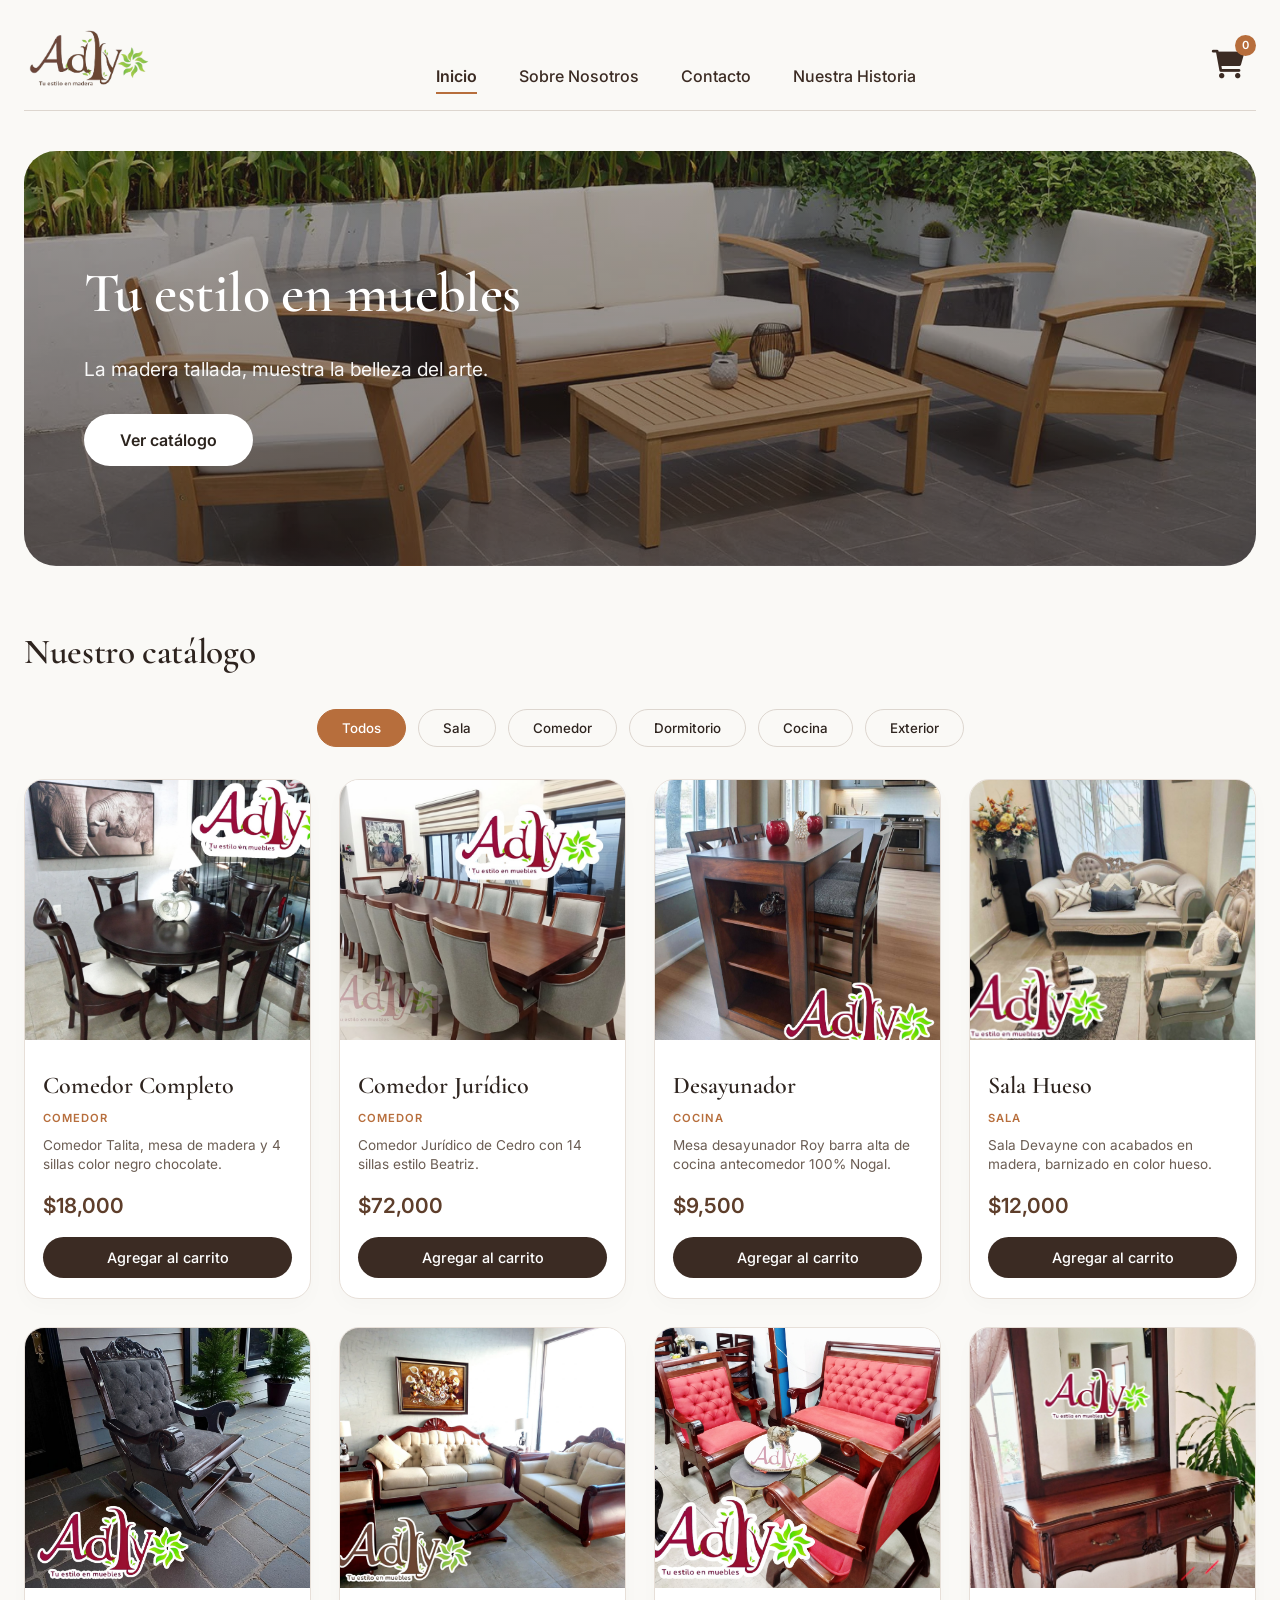
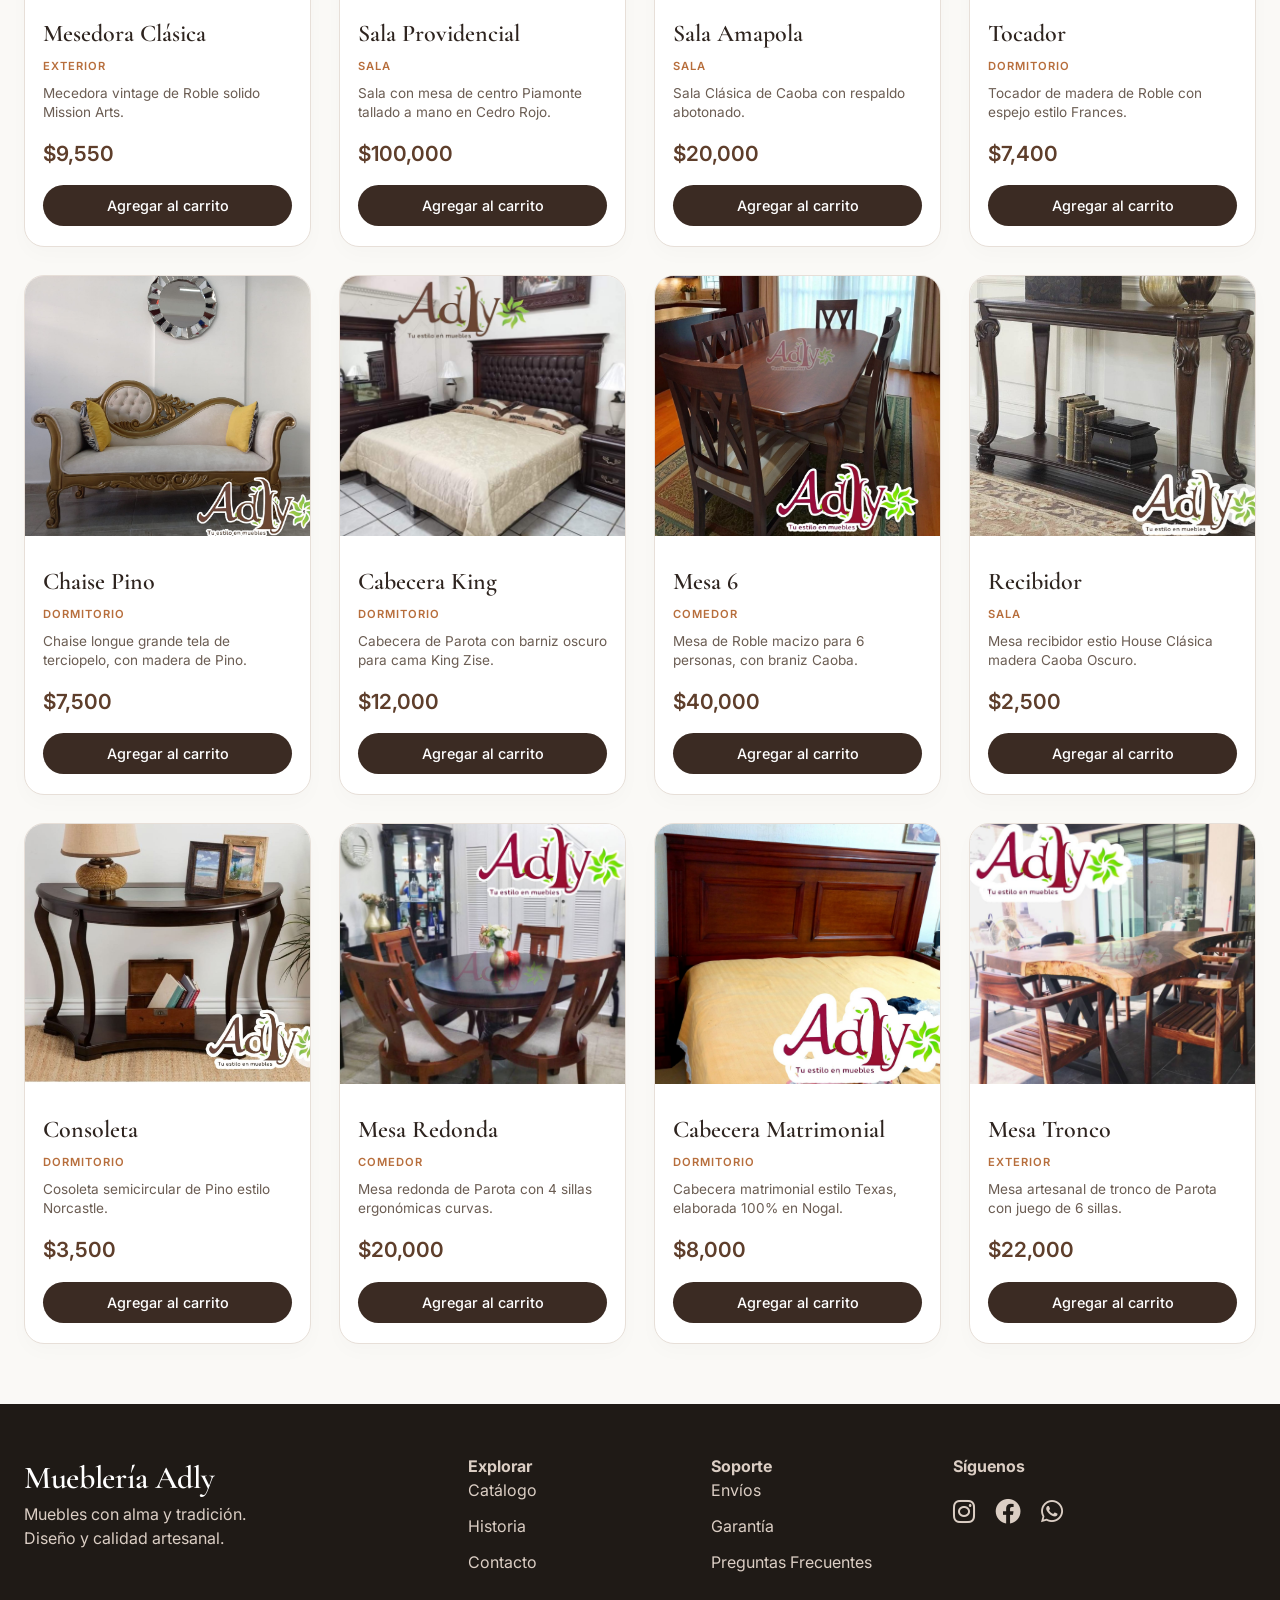
<file: index.html>
<!DOCTYPE html>
<html lang="es">
<head>
    <meta charset="UTF-8">
    <meta name="viewport" content="width=device-width, initial-scale=1.0, user-scalable=yes">
    <meta http-equiv="Cache-Control" content="no-cache, no-store, must-revalidate">
    <meta http-equiv="Pragma" content="no-cache">
    <meta http-equiv="Expires" content="0">
    <title>Mueblería Adly</title>
    <link rel="icon" type="image/x-icon" href="images/icono.ico">
    <link rel="preconnect" href="https://fonts.googleapis.com">
    <link rel="preconnect" href="https://fonts.gstatic.com" crossorigin>
    <link href="https://fonts.googleapis.com/css2?family=Cormorant+Garamond:wght@400;600;700&family=Inter:wght@300;400;500;600&display=swap" rel="stylesheet">
    <link rel="stylesheet" href="https://cdnjs.cloudflare.com/ajax/libs/font-awesome/6.0.0-beta3/css/all.min.css">
    <link rel="stylesheet" href="main/style.css">
</head>
<body>

<div class="container">
    <!-- Navegación -->
    <nav class="navbar">
        <div class="logo">
            <a href="index.html" class="logo-link">
                <img src="images/logo.png" alt="Logo Mueblería Adly" class="logo-img">
            </a>
        </div>
        <div class="nav-links">
            <a href="index.html" class="active" data-section="inicio">Inicio</a>
            <a href="about/about.html" data-section="nosotros">Sobre Nosotros</a>
            <a href="contact/contacto.html" data-section="contacto">Contacto</a>
            <a href="history/historia.html" data-section="contacto">Nuestra Historia</a>
        </div>
        <div class="cart-icon-wrapper" id="abrir-carrito-btn">
            <i class="fas fa-shopping-cart"></i>
            <span id="cart-count-badge">0</span>
        </div>
    </nav>

    <!-- HERO / INICIO -->
    <section id="inicio" class="hero">
        <h2>Tu estilo en muebles</h2>
        <p>La madera tallada, muestra la belleza del arte.</p>
        <a href="#catalogo" class="btn-primary">Ver catálogo</a>
    </section>

    <!-- Catálogo -->
    <div class="catalogo-titulo">
        <h2 id="catalogo">Nuestro catálogo</h2>
    </div>

    <!-- Filtros de categoría -->
    <div class="filtros-container">
        <button class="filtro-btn active" data-categoria="todos">Todos</button>
        <button class="filtro-btn" data-categoria="sala">Sala</button>
        <button class="filtro-btn" data-categoria="comedor">Comedor</button>
        <button class="filtro-btn" data-categoria="dormitorio">Dormitorio</button>
        <button class="filtro-btn" data-categoria="cocina">Cocina</button>
        <button class="filtro-btn" data-categoria="exterior">Exterior</button>
    </div>

    <div class="productos-grid" id="productos-container"></div>
</div>

<!-- FOOTER -->
<footer>
    <div class="container">
        <div class="footer-grid">
            <div class="footer-logo">
                <h3>Mueblería Adly</h3>
                <p>Muebles con alma y tradición.<br>Diseño y calidad artesanal.</p>
            </div>
            <div class="footer-links">
                <h4>Explorar</h4>
                <a href="#catalogo">Catálogo</a>
                <a href="history/historia.html">Historia</a>
                <a href="contact/contacto.html">Contacto</a>
            </div>
            <div class="footer-links">
                <h4>Soporte</h4>
                <a href="../Client-Server/pdf/POLÍTICAS Y CONDICIONES DE ENVÍO.pdf">Envíos</a>
                <a href="../Client-Server/pdf/POLÍTICAS Y CONDICIONES DE GARANTÍAS.pdf">Garantía</a>
                <a href="../Client-Server/pdf/PREGUNTAS FRECUENTES.pdf">Preguntas Frecuentes</a>
            </div>
            <div class="footer-social">
                <h4>Síguenos</h4>
                <div class="social-icons">
                    <a href="https://www.instagram.com/mueblesadly?fbclid=IwY2xjawRN7p5leHRuA2FlbQIxMABicmlkETFpaDJUMTNYaFBZWlR4MU80c3J0YwZhcHBfaWQQMjIyMDM5MTc4ODIwMDg5MgABHj2-u_RUiz_5zE3PR931PGprRKSJhmm73Ctok3M6xkZ6ioRKqZBsKnYxOo9P_aem_ywFctSz3nhtVYXzoeAp8Xw"><i class="fab fa-instagram"></i></a>
                    <a href="https://www.facebook.com/profile.php?id=100063499033078&locale=es_LA"><i class="fab fa-facebook"></i></a>
                    <a href="https://wa.me/5219381975137" rel="noopener noreferrer"><i class="fab fa-whatsapp"></i></a>
                </div>
                <br>
            </div>
        </div>
    </div>
</footer>

<!-- CARRITO (OVERLAY) -->
<div class="carrito-overlay" id="carritoOverlay">
    <div class="carrito-panel" id="carritoPanel">
        <div class="carrito-header">
            <h2>Tu carrito</h2>
            <button class="cerrar-carrito" id="cerrarCarritoBtn"><i class="fas fa-times"></i></button>
        </div>

        <div id="carrito-lista-items" class="carrito-items"></div>

        <div class="carrito-total" id="carrito-total">$0</div>

        <!-- Formulario de envío -->
        <div class="form-envio">
            <h3>Datos de envío</h3>
            <form id="form-envio-cliente">
                <div class="form-group">
                    <label>Nombre completo *</label>
                    <input type="text" name="Nombre" id="nombreCliente" required placeholder="Ej. María González">
                </div>
                <div class="form-group">
                    <label>Teléfono *</label>
                    <input type="tel" name="Telefono" id="telefonoCliente" required placeholder="+54 11 1234-5678">
                </div>
                <div class="form-group">
                    <label>Correo electrónico *</label>
                    <input type="email" name="Correo" id="correoCliente" required placeholder="cliente@email.com">
                </div>
                <div class="form-group">
                    <label>Dirección completa *</label>
                    <input type="text" name="Direccion" id="direccionCliente" required placeholder="Calle, número, ciudad">
                </div>
            </form>
            <div class="carrito-botones">
                <button class="vaciar-carrito-btn" id="vaciarCarritoBtn"><i class="fas fa-trash-alt"></i> Vaciar</button>
                <button class="btn-finalizar" id="finalizarPedidoBtn">Enviar pedido</button>
            </div>
            <div id="mensaje-envio" class="mensaje-estado"></div>
            <p class="seguridad-texto"><i class="fas fa-lock"></i> Tus datos se envían de forma segura.</p>
        </div>
    </div>
</div>

<!-- JavaScript -->
<script src="main/script.js"></script>
</body>
</html>
</file>
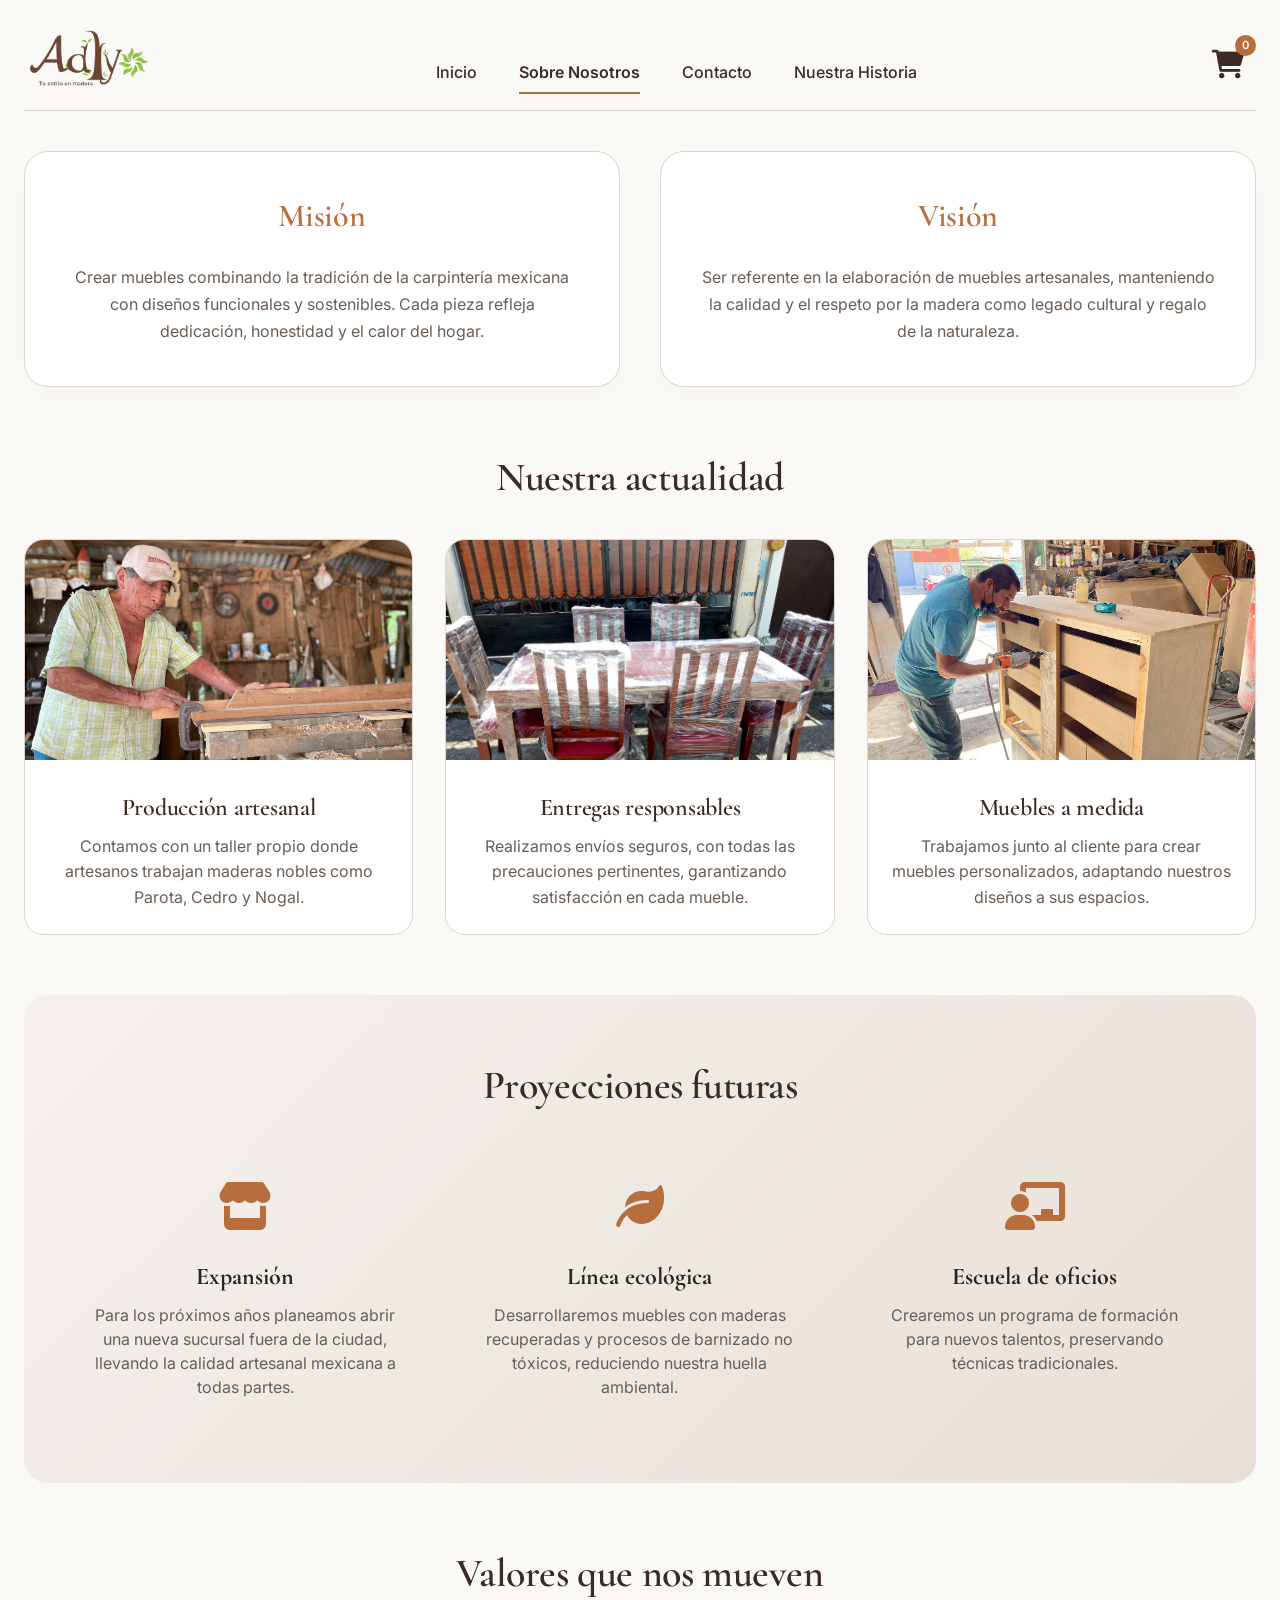
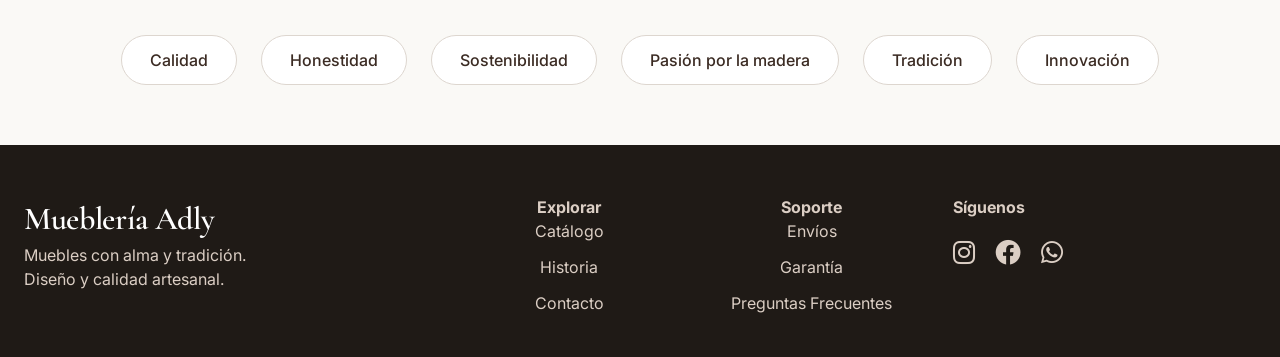
<file: about/about.html>
<!DOCTYPE html>
<html lang="es">
<head>
    <meta charset="UTF-8">
    <meta name="viewport" content="width=device-width, initial-scale=1.0, user-scalable=yes">
    <meta http-equiv="Cache-Control" content="no-cache, no-store, must-revalidate">
    <meta http-equiv="Pragma" content="no-cache">
    <meta http-equiv="Expires" content="0">
    <title>Mueblería Adly</title>
    <link rel="icon" type="image/x-icon" href="../images/icono.ico">
    <link rel="preconnect" href="https://fonts.googleapis.com">
    <link rel="preconnect" href="https://fonts.gstatic.com" crossorigin>
    <link href="https://fonts.googleapis.com/css2?family=Cormorant+Garamond:wght@400;600;700&family=Inter:wght@300;400;500;600&display=swap" rel="stylesheet">
    <link rel="stylesheet" href="https://cdnjs.cloudflare.com/ajax/libs/font-awesome/6.0.0-beta3/css/all.min.css">
    <link rel="stylesheet" href="../about/about.css">
</head>
<body>

<div class="container">
    <!-- Navegación -->
    <nav class="navbar">
        <div class="logo">
            <a href="../index.html" class="logo-link">
                <img src="../images/logo.png" alt="Logo Mueblería Adly" class="logo-img">
            </a>
        </div>
        <div class="nav-links">
            <a href="../index.html">Inicio</a>
            <a href="../about/about.html" class="active">Sobre Nosotros</a>
            <a href="../contact/contacto.html">Contacto</a>
            <a href="../history/historia.html">Nuestra Historia</a>
        </div>
        <div class="cart-icon-wrapper" id="abrir-carrito-btn">
            <i class="fas fa-shopping-cart"></i>
            <span id="cart-count-badge">0</span>
        </div>
    </nav>
    
    <!-- Misión y Visión -->
    <div class="mission-vision">
        <div class="mv-card">
            <h3>Misión</h3>
            <p>Crear muebles combinando la tradición de la carpintería mexicana con diseños funcionales y sostenibles. Cada pieza refleja dedicación, honestidad y el calor del hogar.</p>
        </div>
        <div class="mv-card">
            <h3>Visión</h3>
            <p>Ser referente en la elaboración de muebles artesanales, manteniendo la calidad y el respeto por la madera como legado cultural y regalo de la naturaleza.</p>
        </div>
    </div>

    <!-- Lo que hacemos hoy - Actualidad -->
    <div class="present-section">
        <h2>Nuestra actualidad</h2>
        <div class="services-grid">
            <div class="service-card">
                <img class="service-img" src="../images/about_1.jpg" alt="Taller artesanal" onerror="this.src='https://placehold.co/400x300/DDD/8B5A2B?text=Taller+Adly'">
                <div class="service-info">
                    <h3>Producción artesanal</h3>
                    <p>Contamos con un taller propio donde artesanos trabajan maderas nobles como Parota, Cedro y Nogal.</p>
                </div>
            </div>
            <div class="service-card">
                <img class="service-img" src="../images/about_2.jpg" alt="Entrega local" onerror="this.src='https://placehold.co/400x300/DDD/8B5A2B?text=Entregas+a+domicilio'">
                <div class="service-info">
                    <h3>Entregas responsables</h3>
                    <p>Realizamos envíos seguros, con todas las precauciones pertinentes, garantizando satisfacción en cada mueble.</p>
                </div>
            </div>
            <div class="service-card">
                <img class="service-img" src="../images/about_3.webp" alt="Diseño a medida" onerror="this.src='https://placehold.co/400x300/DDD/8B5A2B?text=Diseño+a+medida'">
                <div class="service-info">
                    <h3>Muebles a medida</h3>
                    <p>Trabajamos junto al cliente para crear muebles personalizados, adaptando nuestros diseños a sus espacios.</p>
                </div>
            </div>
        </div>
    </div>

    <!-- Proyecciones a futuro -->
    <div class="future-section">
        <h2>Proyecciones futuras</h2>
        <div class="future-grid">
            <div class="future-item">
                <div class="future-icon"><i class="fas fa-store"></i></div>
                <h4>Expansión</h4>
                <p>Para los próximos años planeamos abrir una nueva sucursal fuera de la ciudad, llevando la calidad artesanal mexicana a todas partes.</p>
            </div>
            <div class="future-item">
                <div class="future-icon"><i class="fas fa-leaf"></i></div>
                <h4>Línea ecológica</h4>
                <p>Desarrollaremos muebles con maderas recuperadas y procesos de barnizado no tóxicos, reduciendo nuestra huella ambiental.</p>
            </div>
            <div class="future-item">
                <div class="future-icon"><i class="fas fa-chalkboard-user"></i></div>
                <h4>Escuela de oficios</h4>
                <p>Crearemos un programa de formación para nuevos talentos, preservando técnicas tradicionales.</p>
            </div>
        </div>
    </div>

    <!-- Valores -->
    <div class="values-section">
        <h2>Valores que nos mueven</h2>
        <div class="values-list">
            <span class="value-badge">Calidad</span>
            <span class="value-badge">Honestidad</span>
            <span class="value-badge">Sostenibilidad</span>
            <span class="value-badge">Pasión por la madera</span>
            <span class="value-badge">Tradición</span>
            <span class="value-badge">Innovación</span>
        </div>
    </div>
</div>

<!-- FOOTER -->
<footer>
    <div class="container">
        <div class="footer-grid">
            <div class="footer-logo">
                <h3>Mueblería Adly</h3>
                <p>Muebles con alma y tradición.<br>Diseño y calidad artesanal.</p>
            </div>
            <div class="footer-links">
                <h4>Explorar</h4>
                <a href="../index.html#catalogo">Catálogo</a>
                <a href="../history/historia.html">Historia</a>
                <a href="../contact/contacto.html">Contacto</a>
            </div>
            <div class="footer-links">
                <h4>Soporte</h4>
                <a href="../pdf/POLÍTICAS Y CONDICIONES DE ENVÍO.pdf">Envíos</a>
                <a href="../pdf/POLÍTICAS Y CONDICIONES DE GARANTÍAS.pdf">Garantía</a>
                <a href="../pdf/PREGUNTAS FRECUENTES.pdf">Preguntas Frecuentes</a>
            </div>
            <div class="footer-social">
                <h4>Síguenos</h4>
                <div class="social-icons">
                    <a href="https://www.instagram.com/mueblesadly"><i class="fab fa-instagram"></i></a>
                    <a href="https://www.facebook.com/profile.php?id=100063499033078"><i class="fab fa-facebook"></i></a>
                    <a href="https://wa.me/5219381975137"><i class="fab fa-whatsapp"></i></a>
                </div>
                <br>
            </div>
        </div>
    </div>
</footer>

<!-- CARRITO (OVERLAY) -->
<div class="carrito-overlay" id="carritoOverlay">
    <div class="carrito-panel" id="carritoPanel">
        <div class="carrito-header">
            <h2>Tu carrito</h2>
            <button class="cerrar-carrito" id="cerrarCarritoBtn"><i class="fas fa-times"></i></button>
        </div>
        <div id="carrito-lista-items" class="carrito-items"></div>
        <div class="carrito-total" id="carrito-total">$0</div>
        <div class="form-envio">
            <h3>Datos de envío</h3>
            <form id="form-envio-cliente">
                <div class="form-group">
                    <label>Nombre completo *</label>
                    <input type="text" id="nombreCliente" required placeholder="Ej. María González">
                </div>
                <div class="form-group">
                    <label>Teléfono *</label>
                    <input type="tel" id="telefonoCliente" required placeholder="+52 55 1234 5678">
                </div>
                <div class="form-group">
                    <label>Correo electrónico *</label>
                    <input type="email" id="correoCliente" required placeholder="cliente@email.com">
                </div>
                <div class="form-group">
                    <label>Dirección completa *</label>
                    <input type="text" id="direccionCliente" required placeholder="Calle, número, ciudad">
                </div>
            </form>
            <div class="carrito-botones">
                <button class="vaciar-carrito-btn" id="vaciarCarritoBtn"><i class="fas fa-trash-alt"></i> Vaciar</button>
                <button class="btn-finalizar" id="finalizarPedidoBtn">Enviar pedido</button>
            </div>
            <div id="mensaje-envio" class="mensaje-estado"></div>
            <p class="seguridad-texto"><i class="fas fa-lock"></i> Tus datos se envían de forma segura.</p>
        </div>
    </div>
</div>

<script src="/about/about.js"></script>
</body>
</html>
</file>
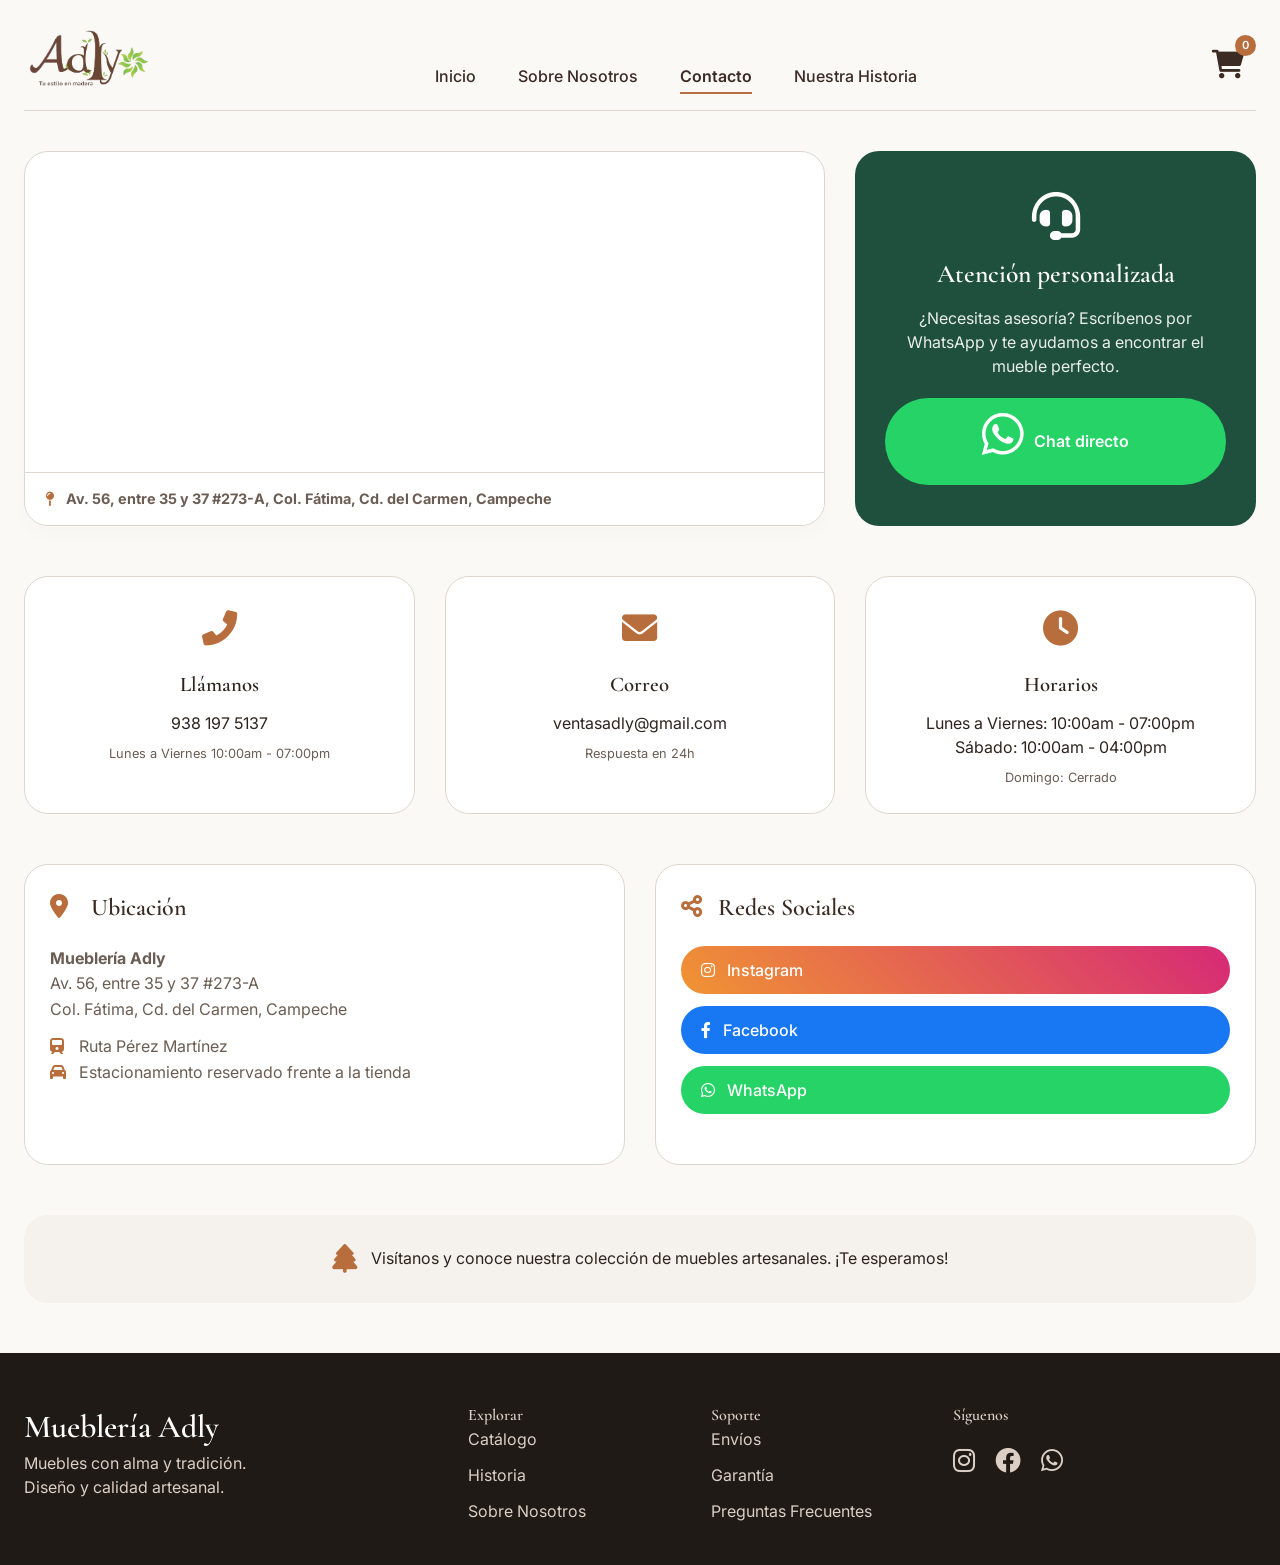
<file: contact/contacto.html>
<!DOCTYPE html>
<html lang="es">
<head>
    <meta charset="UTF-8">
    <meta name="viewport" content="width=device-width, initial-scale=1.0, user-scalable=yes">
    <meta http-equiv="Cache-Control" content="no-cache, no-store, must-revalidate">
    <meta http-equiv="Pragma" content="no-cache">
    <meta http-equiv="Expires" content="0">
    <title>Mueblería Adly</title>
    <link rel="icon" type="image/x-icon" href="../images/icono.ico">
    <link rel="preconnect" href="https://fonts.googleapis.com">
    <link rel="preconnect" href="https://fonts.gstatic.com" crossorigin>
    <link href="https://fonts.googleapis.com/css2?family=Cormorant+Garamond:wght@400;600;700&family=Inter:wght@300;400;500;600&display=swap" rel="stylesheet">
    <link rel="stylesheet" href="https://cdnjs.cloudflare.com/ajax/libs/font-awesome/6.0.0-beta3/css/all.min.css">
    <link rel="stylesheet" href="../contact/contacto.css">
</head>
<body>

<div class="container">
    <!-- Navegación -->
    <nav class="navbar">
        <div class="logo">
            <a href="../index.html" class="logo-link">
                <img src="../images/logo.png" alt="Logo Mueblería Adly" class="logo-img">
            </a>
        </div>
        <div class="nav-links">
            <a href="../index.html">Inicio</a>
            <a href="../about/about.html">Sobre Nosotros</a>
            <a href="../contact/contacto.html" class="active">Contacto</a>
            <a href="../history/historia.html">Nuestra Historia</a>
        </div>
        <div class="cart-icon-wrapper" id="abrir-carrito-btn">
            <i class="fas fa-shopping-cart"></i>
            <span id="cart-count-badge">0</span>
        </div>
    </nav>

    <!-- Primera fila: Mapa grande + CTA -->
    <div class="contact-row">
        <div class="map-large">
            <div class="map-container">
                <iframe src="https://www.google.com/maps/embed?pb=!1m18!1m12!1m3!1d7560.557239422809!2d-91.8248352120023!3d18.65148914528356!2m3!1f0!2f0!3f0!3m2!1i1024!2i768!4f13.1!3m3!1m2!1s0x85f107c6f2e7e32f%3A0x45d2da5a5f669877!2sMuebles%20Adly!5e0!3m2!1ses!2smx!4v1776796034787!5m2!1ses!2smx"
                        width="600"
                        height="450"
                        style="border:0;"
                        allowfullscreen=""
                        loading="lazy" 
                        referrerpolicy="no-referrer-when-downgrade">
                </iframe>
            </div>
            <div class="map-info">
                <i class="fas fa-map-pin"></i> <strong>Av. 56, entre 35 y 37 #273-A, Col. Fátima, Cd. del Carmen, Campeche</strong>
            </div>
        </div>
        <div class="cta-card">
            <i class="fas fa-headset"></i>
            <h3>Atención personalizada</h3>
            <p>¿Necesitas asesoría? Escríbenos por WhatsApp y te ayudamos a encontrar el mueble perfecto.</p>
            <a href="https://wa.me/5219381975137" class="btn-whatsapp" target="_blank">
                <i class="fab fa-whatsapp"></i> Chat directo
            </a>
        </div>
    </div>

    <!-- Segunda fila: 3 columnas iguales -->
    <div class="features-grid">
        <div class="feature-card">
            <div class="feature-icon"><i class="fas fa-phone-alt"></i></div>
            <h4>Llámanos</h4>
            <p><a href="tel:+5219381975137">938 197 5137</a></p>
            <small>Lunes a Viernes 10:00am - 07:00pm</small>
        </div>
        <div class="feature-card">
            <div class="feature-icon"><i class="fas fa-envelope"></i></div>
            <h4>Correo</h4>
            <p><a href="mailto:ventas@muebleriaadly.com">ventasadly@gmail.com</a></p>
            <small>Respuesta en 24h</small>
        </div>
        <div class="feature-card">
            <div class="feature-icon"><i class="fas fa-clock"></i></div>
            <h4>Horarios</h4>
            <p>Lunes a Viernes: 10:00am - 07:00pm<br>Sábado: 10:00am - 04:00pm</p>
            <small>Domingo: Cerrado</small>
        </div>
    </div>

    <!-- Tercera fila: Ubicación escrita + Redes Sociales -->
    <div class="info-row">
        <div class="location-box">
            <h3><i class="fas fa-location-dot"></i> Ubicación</h3>
            <p><strong>Mueblería Adly</strong><br>
            Av. 56, entre 35 y 37 #273-A <br>
            Col. Fátima, Cd. del Carmen, Campeche<br>
            <p><i class="fas fa-train"></i> Ruta Pérez Martínez<br>
            <i class="fas fa-car"></i> Estacionamiento reservado frente a la tienda</p>
        </div>
        <div class="social-box">
            <h3><i class="fas fa-share-alt"></i> Redes Sociales</h3>
            <div class="social-buttons">
                <a href="https://www.instagram.com/mueblesadly" class="social-btn ig" target="_blank">
                    <i class="fab fa-instagram"></i> Instagram
                </a>
                <a href="https://www.facebook.com/profile.php?id=100063499033078" class="social-btn fb" target="_blank">
                    <i class="fab fa-facebook-f"></i> Facebook
                </a>
                <a href="https://wa.me/5219381975137" class="social-btn wa" target="_blank">
                    <i class="fab fa-whatsapp"></i> WhatsApp
                </a>
            </div>
        </div>
    </div>

    <!-- Texto final -->
    <div class="contact-footer-note">
        <i class="fas fa-tree"></i>
        <p>Visítanos y conoce nuestra colección de muebles artesanales. ¡Te esperamos!</p>
    </div>
</div>

<!-- FOOTER -->
<footer>
    <div class="container">
        <div class="footer-grid">
            <div class="footer-logo">
                <h3>Mueblería Adly</h3>
                <p>Muebles con alma y tradición.<br>Diseño y calidad artesanal.</p>
            </div>
            <div class="footer-links">
                <h4>Explorar</h4>
                <a href="../index.html#catalogo">Catálogo</a>
                <a href="../history/historia.html">Historia</a>
                <a href="../about/about.html">Sobre Nosotros</a>
            </div>
            <div class="footer-links">
                <h4>Soporte</h4>
                <a href="../pdf/POLÍTICAS Y CONDICIONES DE ENVÍO.pdf">Envíos</a>
                <a href="../pdf/POLÍTICAS Y CONDICIONES DE GARANTÍAS.pdf">Garantía</a>
                <a href="../pdf/PREGUNTAS FRECUENTES.pdf">Preguntas Frecuentes</a>
            </div>
            <div class="footer-social">
                <h4>Síguenos</h4>
                <div class="social-icons">
                    <a href="https://www.instagram.com/mueblesadly" target="_blank"><i class="fab fa-instagram"></i></a>
                    <a href="https://www.facebook.com/profile.php?id=100063499033078" target="_blank"><i class="fab fa-facebook"></i></a>
                    <a href="https://wa.me/5219381975137" target="_blank"><i class="fab fa-whatsapp"></i></a>
                </div>
                <br>
            </div>
        </div>
    </div>
</footer>

<!-- CARRITO OVERLAY -->
<div class="carrito-overlay" id="carritoOverlay">
    <div class="carrito-panel" id="carritoPanel">
        <div class="carrito-header">
            <h2>Tu carrito</h2>
            <button class="cerrar-carrito" id="cerrarCarritoBtn"><i class="fas fa-times"></i></button>
        </div>
        <div id="carrito-lista-items" class="carrito-items"></div>
        <div class="carrito-total" id="carrito-total">$0</div>
        <div class="form-envio">
            <h3>Datos de envío</h3>
            <div class="form-group">
                <label>Nombre completo *</label>
                <input type="text" id="nombreCliente" placeholder="Ej. María González">
            </div>
            <div class="form-group">
                <label>Teléfono *</label>
                <input type="tel" id="telefonoCliente" placeholder="+52 55 1234-5678">
            </div>
            <div class="form-group">
                <label>Correo electrónico *</label>
                <input type="email" id="correoCliente" placeholder="cliente@email.com">
            </div>
            <div class="form-group">
                <label>Dirección completa *</label>
                <input type="text" id="direccionCliente" placeholder="Calle, número, ciudad">
            </div>
            <div class="carrito-botones">
                <button class="vaciar-carrito-btn" id="vaciarCarritoBtn"><i class="fas fa-trash-alt"></i> Vaciar</button>
                <button class="btn-finalizar" id="finalizarPedidoBtn">Enviar pedido</button>
            </div>
            <div id="mensaje-envio" class="mensaje-estado"></div>
            <p class="seguridad-texto"><i class="fas fa-lock"></i> Tus datos se envían de forma segura.</p>
        </div>
    </div>
</div>

<script src="/contact/contacto.js"></script>
</body>
</html>
</file>
<file: main/style.css>
:root {
    /* Colores principales */
    --color-bg: #faf9f6;
    --color-texto: #2e241f;
    --color-texto-claro: #6b5d53;
    --color-primario: #3b2b23;
    --color-primario-claro: #5e3e2b;
    --color-secundario: #b76e3c;
    --color-secundario-oscuro: #a55e3e;
    --color-acento: #1f4f3d;
    --color-acento-claro: #2a6b52;
    
    /* Fondos y bordes */
    --color-borde: #ddd6cf;
    --color-card-bg: #ffffff;
    --color-footer-bg: #1f1a16;
    --color-footer-texto: #dbcec4;
    --color-form-bg: #f5f1ed;
    --color-hover: #c9aa94;
    
    /* Estados */
    --color-error: #b34a3c;
    --color-exito: #1f4f3d;
    --color-warning: #e67e22;
    
    /* Sombras */
    --shadow-sm: 0 8px 20px rgba(0,0,0,0.02);
    --shadow-md: 0 12px 28px rgba(0,0,0,0.04);
    --shadow-lg: -8px 0 40px rgba(0,0,0,0.08);
    
    /* Espaciado */
    --spacing-xs: 4px;
    --spacing-sm: 8px;
    --spacing-md: 16px;
    --spacing-lg: 24px;
    --spacing-xl: 32px;
    --spacing-2xl: 40px;
    --spacing-3xl: 60px;
    
    /* Bordes */
    --radius-sm: 20px;
    --radius-md: 24px;
    --radius-lg: 28px;
    --radius-xl: 32px;
    --radius-round: 50px;
    --radius-full: 60px;
}

* {
    margin: 0;
    padding: 0;
    box-sizing: border-box;
}

/* Logo como imagen */
.logo-link {
    display: inline-block;
    text-decoration: none;
}

.logo-img {
    height: 60px;
    width: auto;
    max-width: 200px;
    object-fit: contain;
    transition: transform 0.2s ease;
}

body {
    font-family: 'Inter', sans-serif;
    background: var(--color-bg);
    color: var(--color-texto);
    line-height: 1.5;
}

h1, h2, h3, .serif {
    font-family: 'Cormorant Garamond', serif;
    font-weight: 600;
    letter-spacing: -0.01em;
}

.container {
    max-width: 1300px;
    margin: 0 auto;
    padding: 0 var(--spacing-lg);
}

/* Navegación */
.navbar {
    display: flex;
    justify-content: space-between;
    align-items: flex-end;
    flex-wrap: wrap;
    padding: 28px 0 var(--spacing-md);
    border-bottom: 1px solid var(--color-borde);
    margin-bottom: var(--spacing-2xl);
}

.logo h1 {
    font-size: 3rem;
    font-weight: 700;
    color: var(--color-primario);
}

.nav-links {
    display: flex;
    gap: 42px;
    font-weight: 500;
}

.nav-links a {
    text-decoration: none;
    color: var(--color-primario);
    font-size: 1rem;
    transition: color 0.2s;
    padding-bottom: var(--spacing-xs);
}

.nav-links a.active {
    border-bottom: 2px solid var(--color-secundario);
    font-weight: 600;
}

.nav-links a:hover {
    color: var(--color-secundario);
}

.cart-icon-wrapper {
    position: relative;
    font-size: 1.8rem;
    color: var(--color-primario);
    cursor: pointer;
    padding: var(--spacing-sm) 12px;
}

#cart-count-badge {
    position: absolute;
    top: 0;
    right: 0;
    background: var(--color-secundario);
    color: white;
    font-size: 0.7rem;
    font-weight: 600;
    padding: 2px 7px;
    border-radius: 30px;
    font-family: 'Inter', sans-serif;
}

/* Hero */
.hero {
    background: linear-gradient(rgba(40,30,25,0.4), rgba(40,30,25,0.6)), url('../images/banner.webp');
    background-size: cover;
    background-position: center 70%;
    border-radius: var(--radius-xl);
    padding: 100px var(--spacing-3xl);
    margin: 20px 0 var(--spacing-3xl);
    color: white;
}

.hero h2 {
    font-size: 3.5rem;
    max-width: 600px;
    font-family: 'Cormorant Garamond', serif;
}

.hero p {
    font-size: 1.2rem;
    margin: 20px 0 30px;
    max-width: 500px;
    opacity: 0.95;
}

.btn-primary {
    background: white;
    color: #2c241e;
    padding: 14px 36px;
    border-radius: var(--radius-round);
    text-decoration: none;
    font-weight: 600;
    display: inline-block;
}

/* Filtros */
.filtros-container {
    display: flex;
    flex-wrap: wrap;
    gap: 12px;
    margin-bottom: var(--spacing-xl);
    justify-content: center;
}

.filtro-btn {
    background: transparent;
    border: 1px solid var(--color-borde);
    padding: 10px var(--spacing-lg);
    border-radius: var(--radius-round);
    cursor: pointer;
    font-family: 'Inter', sans-serif;
    font-weight: 500;
    color: var(--color-texto);
    transition: all 0.2s;
}

.filtro-btn:hover {
    border-color: var(--color-secundario);
    color: var(--color-secundario);
}

.filtro-btn.active {
    background: var(--color-secundario);
    border-color: var(--color-secundario);
    color: white;
}

/* Catálogo */
.catalogo-titulo {
    display: flex;
    justify-content: space-between;
    align-items: baseline;
    margin-bottom: 30px;
}

.catalogo-titulo h2 {
    font-size: 2.2rem;
}

.catalogo-titulo span {
    color: var(--color-texto-claro);
}

.productos-grid {
    display: grid;
    grid-template-columns: repeat(auto-fill, minmax(280px, 1fr));
    gap: 28px;
    margin-bottom: var(--spacing-3xl);
}

.producto-card {
    background: var(--color-card-bg);
    border-radius: var(--radius-sm);
    overflow: hidden;
    box-shadow: var(--shadow-sm);
    border: 1px solid #e7dfd8;
    transition: all 0.2s;
}

.producto-card:hover {
    border-color: var(--color-hover);
    box-shadow: var(--shadow-md);
    transform: translateY(-2px);
}

.producto-imagen {
    width: 100%;
    height: 260px;
    object-fit: cover;
    background: #f3eee9;
}

.product-info {
    padding: 22px 18px 20px;
    text-align: left;
}

.producto-nombre {
    font-size: 1.5rem;
    font-family: 'Cormorant Garamond', serif;
    font-weight: 600;
}

.producto-categoria {
    display: inline-block;
    font-size: 0.7rem;
    text-transform: uppercase;
    letter-spacing: 1px;
    color: var(--color-secundario);
    font-weight: 600;
    margin-top: var(--spacing-xs);
}

.product-desc {
    font-size: 0.85rem;
    color: var(--color-texto-claro);
    margin: var(--spacing-sm) 0 var(--spacing-md);
    line-height: 1.4;
}

.producto-precio {
    font-weight: 600;
    color: var(--color-primario-claro);
    margin: 12px 0 var(--spacing-md);
    font-size: 1.3rem;
}

.btn-agregar {
    background: var(--color-primario);
    color: white;
    border: none;
    padding: 12px 18px;
    border-radius: var(--radius-full);
    font-weight: 500;
    font-size: 0.9rem;
    width: 100%;
    cursor: pointer;
    transition: background 0.15s;
    font-family: 'Inter', sans-serif;
}

.btn-agregar:hover {
    background: var(--color-primario-claro);
}

/* Footer */
footer {
    background: var(--color-footer-bg);
    color: var(--color-footer-texto);
    padding: 50px 0 30px;
    margin-top: var(--spacing-2xl);
}

.footer-grid {
    display: grid;
    grid-template-columns: 2fr 1fr 1fr 1.5fr;
    gap: var(--spacing-2xl);
}

.footer-logo h3 {
    color: white;
    font-size: 2rem;
    font-family: 'Cormorant Garamond', serif;
}

.footer-links a {
    color: var(--color-footer-texto);
    text-decoration: none;
    display: block;
    margin-bottom: 12px;
}

.social-icons {
    display: flex;
    gap: 20px;
    margin-top: 15px;
}

.social-icons a {
    color: var(--color-footer-texto);
    font-size: 1.6rem;
}

.newsletter-text {
    margin-top: 20px;
}

.newsletter-input {
    padding: 12px;
    border-radius: var(--radius-round);
    border: none;
    width: 100%;
}

/* Panel carrito */
.carrito-overlay {
    position: fixed;
    top: 0;
    left: 0;
    width: 100%;
    height: 100%;
    background: rgba(0,0,0,0.3);
    backdrop-filter: blur(2px);
    visibility: hidden;
    opacity: 0;
    transition: 0.25s ease;
    z-index: 1000;
}

.carrito-panel {
    position: fixed;
    top: 0;
    right: -100%;
    width: 100%;
    max-width: 520px;
    height: 100vh;
    background: #fffcf9;
    box-shadow: var(--shadow-lg);
    padding: 28px var(--spacing-lg);
    overflow-y: auto;
    transition: right 0.3s ease;
    z-index: 1001;
}

.carrito-overlay.active {
    visibility: visible;
    opacity: 1;
}

.carrito-panel.active {
    right: 0;
}

.carrito-header {
    display: flex;
    justify-content: space-between;
    align-items: center;
    margin-bottom: 30px;
}

.carrito-header h2 {
    font-size: 2rem;
}

.cerrar-carrito {
    background: none;
    border: none;
    font-size: 1.6rem;
    cursor: pointer;
}

.carrito-items {
    margin-bottom: 30px;
}

.cart-item {
    display: flex;
    justify-content: space-between;
    align-items: center;
    border-bottom: 1px solid #e0d6cf;
    padding: 18px 0;
}

.cart-item-info h4 {
    font-family: 'Cormorant Garamond', serif;
    font-size: 1.3rem;
    margin-bottom: 6px;
}

.cart-item-precio {
    color: #7b5a44;
    font-weight: 500;
}

.cart-item-actions {
    display: flex;
    align-items: center;
    gap: 18px;
}

.cantidad-control {
    display: flex;
    align-items: center;
    gap: 10px;
    background: #f0ebe7;
    padding: 5px 10px;
    border-radius: var(--radius-round);
}

.cantidad-btn {
    background: none;
    border: none;
    font-size: 1.2rem;
    font-weight: 600;
    cursor: pointer;
    width: 26px;
    color: var(--color-primario);
}

.eliminar-item {
    color: var(--color-secundario-oscuro);
    background: none;
    border: none;
    font-size: 1.2rem;
    cursor: pointer;
}

.carrito-total {
    font-size: 1.8rem;
    font-weight: 700;
    text-align: right;
    padding: 20px 0;
    border-top: 2px solid var(--color-primario);
    font-family: 'Cormorant Garamond', serif;
}

.form-envio {
    margin-top: 10px;
    background: var(--color-form-bg);
    padding: var(--spacing-lg) 20px;
    border-radius: var(--radius-md);
}

.form-envio h3 {
    margin-bottom: 18px;
    font-size: 1.6rem;
}

.form-group {
    margin-bottom: 18px;
}

.form-group label {
    display: block;
    font-weight: 500;
    margin-bottom: 6px;
    color: var(--color-texto);
}

.form-group input {
    width: 100%;
    padding: 14px var(--spacing-md);
    border: 1px solid #d1c3b8;
    border-radius: var(--radius-round);
    font-size: 0.95rem;
    background: white;
    font-family: 'Inter', sans-serif;
}

.carrito-botones {
    display: flex;
    gap: var(--spacing-sm);
    margin-top: var(--spacing-sm);
}

.vaciar-carrito-btn {
    background: transparent;
    border: 1px solid #d0b7a8;
    padding: 10px 18px;
    border-radius: var(--radius-full);
    cursor: pointer;
}

.btn-finalizar {
    background: var(--color-acento);
    color: white;
    border: none;
    padding: var(--spacing-md);
    border-radius: var(--radius-full);
    font-weight: 600;
    font-size: 1.1rem;
    width: 100%;
    cursor: pointer;
    transition: 0.15s;
}

.btn-finalizar:hover {
    background: var(--color-acento-claro);
}

.mensaje-estado {
    margin-top: 12px;
    font-size: 0.9rem;
}

.seguridad-texto {
    font-size: 0.8rem;
    margin-top: var(--spacing-md);
    color: var(--color-texto-claro);
}

/* Spinner */
.spinner {
    display: inline-block;
    width: 20px;
    height: 20px;
    border: 3px solid rgba(255,255,255,.3);
    border-radius: 50%;
    border-top-color: white;
    animation: spin 1s ease-in-out infinite;
    margin-left: 10px;
    vertical-align: middle;
}

@keyframes spin { 
    to { transform: rotate(360deg); } 
}

/* Responsive */
@media (max-width: 900px) {
    .footer-grid { 
        grid-template-columns: 1fr 1fr; 
    }
    .carrito-panel { 
        max-width: 100%; 
    }
    .nav-links { 
        gap: 20px; 
    }
    .hero h2 {
        font-size: 2.5rem;
    }
    .hero {
        padding: 60px var(--spacing-lg);
    }
}

@media (max-width: 600px) {
    .filtros-container {
        gap: 8px;
    }
    .filtro-btn {
        padding: 6px var(--spacing-md);
        font-size: 0.85rem;
    }
    .productos-grid {
        gap: var(--spacing-md);
    }
}

@media (max-width: 768px) {
    .logo-img {
        height: 45px;
    }
}

@media (max-width: 480px) {
    .logo-img {
        height: 38px;
    }
}
</file>
<file: about/about.css>
/* ========== SOBRE NOSOTROS - ESTILOS PROPIOS ========== */
:root {
    --color-bg: #faf9f6;
    --color-texto: #2e241f;
    --color-texto-claro: #6b5d53;
    --color-primario: #3b2b23;
    --color-primario-claro: #5e3e2b;
    --color-secundario: #b76e3c;
    --color-secundario-oscuro: #a55e3e;
    --color-acento: #1f4f3d;
    --color-acento-claro: #2a6b52;
    --color-borde: #ddd6cf;
    --color-card-bg: #ffffff;
    --color-footer-bg: #1f1a16;
    --color-footer-texto: #dbcec4;
    --color-form-bg: #f5f1ed;
    --color-hover: #c9aa94;
    --shadow-sm: 0 8px 20px rgba(0,0,0,0.02);
    --shadow-md: 0 12px 28px rgba(0,0,0,0.04);
    --radius-sm: 20px;
    --radius-md: 24px;
    --radius-round: 50px;
    --spacing-sm: 8px;
    --spacing-md: 16px;
    --spacing-lg: 24px;
    --spacing-xl: 32px;
    --spacing-2xl: 40px;
    --spacing-3xl: 60px;
}

* {
    margin: 0;
    padding: 0;
    box-sizing: border-box;
}

body {
    font-family: 'Inter', sans-serif;
    background: var(--color-bg);
    color: var(--color-texto);
    line-height: 1.5;
}

h1, h2, h3, .serif {
    font-family: 'Cormorant Garamond', serif;
    font-weight: 600;
    letter-spacing: -0.01em;
}

.container {
    max-width: 1300px;
    margin: 0 auto;
    padding: 0 var(--spacing-lg);
}

/* Centrar todos los textos */
body, .container, .navbar, .nav-links, .about-header, 
.mission-vision, .present-section, .future-section, 
.values-section, footer, .footer-grid, .carrito-panel {
    text-align: center;
}

/* Excepciones para textos que deben estar alineados a la izquierda */
.service-info, .mv-card p, .future-item p, 
.cart-item-info, .form-envio label, .form-envio input,
.carrito-header, .carrito-total, .mensaje-estado {
    text-align: left;
}

/* Navegación */
.navbar {
    display: flex;
    justify-content: space-between;
    align-items: flex-end;
    flex-wrap: wrap;
    padding: 28px 0 var(--spacing-md);
    border-bottom: 1px solid var(--color-borde);
    margin-bottom: var(--spacing-2xl);
}

.logo-link {
    display: inline-block;
    text-decoration: none;
}

.logo-img {
    height: 60px;
    width: auto;
    max-width: 200px;
    object-fit: contain;
    transition: transform 0.2s ease;
}

.nav-links {
    display: flex;
    gap: 42px;
    font-weight: 500;
}

.nav-links a {
    text-decoration: none;
    color: var(--color-primario);
    font-size: 1rem;
    transition: color 0.2s;
    padding-bottom: var(--spacing-sm);
}

.nav-links a.active {
    border-bottom: 2px solid var(--color-secundario);
    font-weight: 600;
}

.nav-links a:hover {
    color: var(--color-secundario);
}

.cart-icon-wrapper {
    position: relative;
    font-size: 1.8rem;
    color: var(--color-primario);
    cursor: pointer;
    padding: var(--spacing-sm) 12px;
}

#cart-count-badge {
    position: absolute;
    top: 0;
    right: 0;
    background: var(--color-secundario);
    color: white;
    font-size: 0.7rem;
    font-weight: 600;
    padding: 2px 7px;
    border-radius: 30px;
    font-family: 'Inter', sans-serif;
}

/* Misión / Visión Cards */
.mission-vision {
    display: grid;
    grid-template-columns: 1fr 1fr;
    gap: var(--spacing-2xl);
    margin-bottom: var(--spacing-3xl);
}

.mv-card {
    background: var(--color-card-bg);
    padding: var(--spacing-2xl);
    border-radius: var(--radius-md);
    border: 1px solid var(--color-borde);
    box-shadow: var(--shadow-sm);
    transition: transform 0.2s;
    text-align: center;
}

.mv-card:hover {
    transform: translateY(-4px);
    border-color: var(--color-hover);
}

.mv-card h3 {
    font-size: 2rem;
    color: var(--color-secundario);
    margin-bottom: var(--spacing-lg);
    display: flex;
    justify-content: center;
    text-align: center;
    gap: 12px;
}

.mv-card h3 i {
    font-size: 2rem;
    color: var(--color-acento);
}

.mv-card p {
    color: var(--color-texto-claro);
    line-height: 1.7;
    font-size: 1rem;
    text-align: center;
}

/* Lo que hacemos hoy */
.present-section {
    margin-bottom: var(--spacing-3xl);
}

.present-section h2 {
    font-size: 2.5rem;
    text-align: center;
    margin-bottom: var(--spacing-xl);
    color: var(--color-primario);
}

.services-grid {
    display: grid;
    grid-template-columns: repeat(auto-fit, minmax(280px, 1fr));
    gap: var(--spacing-xl);
}

.service-card {
    background: var(--color-card-bg);
    border-radius: var(--radius-sm);
    overflow: hidden;
    border: 1px solid var(--color-borde);
    transition: all 0.2s;
    text-align: center;
}

.service-card:hover {
    transform: translateY(-4px);
    box-shadow: var(--shadow-md);
    border-color: var(--color-hover);
}

.service-img {
    width: 100%;
    height: 220px;
    object-fit: cover;
}

.service-info {
    padding: var(--spacing-lg);
}

.service-info h3 {
    font-size: 1.5rem;
    margin-bottom: var(--spacing-sm);
    color: var(--color-primario);
    text-align: center;
}

.service-info p {
    color: var(--color-texto-claro);
    line-height: 1.6;
    text-align: center;
}

/* Proyecciones futuras */
.future-section {
    background: linear-gradient(135deg, #f5f1ed 0%, #e8e0d8 100%);
    border-radius: var(--radius-md);
    padding: var(--spacing-3xl) var(--spacing-2xl);
    margin-bottom: var(--spacing-3xl);
}

.future-section h2 {
    font-size: 2.5rem;
    text-align: center;
    margin-bottom: var(--spacing-xl);
    color: var(--color-primario);
}

.future-grid {
    display: grid;
    grid-template-columns: repeat(auto-fit, minmax(250px, 1fr));
    gap: var(--spacing-xl);
}

.future-item {
    text-align: center;
    padding: var(--spacing-lg);
}

.future-icon {
    font-size: 3rem;
    color: var(--color-secundario);
    margin-bottom: var(--spacing-md);
}

.future-item h4 {
    font-size: 1.5rem;
    margin-bottom: var(--spacing-sm);
    font-family: 'Cormorant Garamond', serif;
}

.future-item p {
    color: var(--color-texto-claro);
    text-align: center;
}

/* Valores */
.values-section {
    margin-bottom: var(--spacing-3xl);
}

.values-section h2 {
    font-size: 2.5rem;
    text-align: center;
    margin-bottom: var(--spacing-xl);
    color: var(--color-primario);
}

.values-list {
    display: flex;
    flex-wrap: wrap;
    justify-content: center;
    gap: var(--spacing-lg);
}

.value-badge {
    background: var(--color-card-bg);
    border: 1px solid var(--color-borde);
    padding: 12px 28px;
    border-radius: var(--radius-round);
    font-weight: 500;
    color: var(--color-primario);
    transition: all 0.2s;
}

.value-badge:hover {
    background: var(--color-secundario);
    color: white;
    border-color: var(--color-secundario);
}

/* Footer */
footer {
    background: var(--color-footer-bg);
    color: var(--color-footer-texto);
    padding: 50px 0 30px;
    margin-top: var(--spacing-2xl);
}

.footer-grid {
    display: grid;
    grid-template-columns: 2fr 1fr 1fr 1.5fr;
    gap: var(--spacing-2xl);
}

.footer-logo h3 {
    color: white;
    font-size: 2rem;
    font-family: 'Cormorant Garamond', serif;
    text-align: left;
}

.footer-logo p {
    text-align: left;
}

.footer-links a {
    color: var(--color-footer-texto);
    text-decoration: none;
    display: block;
    margin-bottom: 12px;
}

.social-icons {
    display: flex;
    justify-content: left;
    gap: 20px;
    margin-top: 15px;
}

.footer-social h4{
    text-align: left;
}

.social-icons a {
    color: var(--color-footer-texto);
    font-size: 1.6rem;
}

.newsletter-input {
    padding: 12px;
    border-radius: var(--radius-round);
    border: none;
    width: 100%;
}

.footer-social p {
    text-align: left;
}

/* Carrito overlay */
.carrito-overlay {
    position: fixed;
    top: 0;
    left: 0;
    width: 100%;
    height: 100%;
    background: rgba(0,0,0,0.3);
    backdrop-filter: blur(2px);
    visibility: hidden;
    opacity: 0;
    transition: 0.25s ease;
    z-index: 1000;
}

.carrito-panel {
    position: fixed;
    top: 0;
    right: -100%;
    width: 100%;
    max-width: 520px;
    height: 100vh;
    background: #fffcf9;
    box-shadow: -8px 0 40px rgba(0,0,0,0.08);
    padding: 28px var(--spacing-lg);
    overflow-y: auto;
    transition: right 0.3s ease;
    z-index: 1001;
    text-align: left;
}

.carrito-overlay.active {
    visibility: visible;
    opacity: 1;
}

.carrito-panel.active {
    right: 0;
}

.carrito-header {
    display: flex;
    justify-content: space-between;
    align-items: center;
    margin-bottom: 30px;
}

.cerrar-carrito {
    background: none;
    border: none;
    font-size: 1.6rem;
    cursor: pointer;
}

.carrito-items {
    margin-bottom: 30px;
}

.cart-item {
    display: flex;
    justify-content: space-between;
    align-items: center;
    border-bottom: 1px solid #e0d6cf;
    padding: 18px 0;
}

.cart-item-info h4 {
    font-family: 'Cormorant Garamond', serif;
    font-size: 1.3rem;
}

.cantidad-control {
    display: flex;
    align-items: center;
    gap: 10px;
    background: #f0ebe7;
    padding: 5px 10px;
    border-radius: var(--radius-round);
}

.cantidad-btn {
    background: none;
    border: none;
    font-size: 1.2rem;
    font-weight: 600;
    cursor: pointer;
}

.eliminar-item {
    color: var(--color-secundario-oscuro);
    background: none;
    border: none;
    font-size: 1.2rem;
    cursor: pointer;
}

.carrito-total {
    font-size: 1.8rem;
    font-weight: 700;
    text-align: right;
    padding: 20px 0;
    border-top: 2px solid var(--color-primario);
}

.form-envio {
    margin-top: 10px;
    background: var(--color-form-bg);
    padding: var(--spacing-lg) 20px;
    border-radius: var(--radius-md);
}

.form-group {
    margin-bottom: 18px;
}

.form-group input {
    width: 100%;
    padding: 14px var(--spacing-md);
    border: 1px solid #d1c3b8;
    border-radius: var(--radius-round);
    font-size: 0.95rem;
}

.carrito-botones {
    display: flex;
    gap: var(--spacing-sm);
    margin-top: var(--spacing-sm);
}

.btn-finalizar {
    background: var(--color-acento);
    color: white;
    border: none;
    padding: var(--spacing-md);
    border-radius: 50px;
    font-weight: 600;
    width: 100%;
    cursor: pointer;
}

.vaciar-carrito-btn {
    background: transparent;
    border: 1px solid #d0b7a8;
    padding: 10px 18px;
    border-radius: 50px;
    cursor: pointer;
}

.mensaje-estado {
    margin-top: 12px;
    font-size: 0.9rem;
}

.spinner {
    display: inline-block;
    width: 20px;
    height: 20px;
    border: 3px solid rgba(255,255,255,.3);
    border-radius: 50%;
    border-top-color: white;
    animation: spin 1s ease-in-out infinite;
}

@keyframes spin { to { transform: rotate(360deg); } }

@media (max-width: 900px) {
    .footer-grid { grid-template-columns: 1fr 1fr; }
    .mission-vision { grid-template-columns: 1fr; }
    .nav-links { gap: 20px; }
    .about-header h1 { font-size: 2.5rem; }
}

@media (max-width: 600px) {
    .logo-img { height: 45px; }
}
</file>
<file: contact/contacto.css>
:root {
    --color-bg: #faf9f6;
    --color-texto: #2e241f;
    --color-texto-claro: #6b5d53;
    --color-primario: #3b2b23;
    --color-primario-claro: #5e3e2b;
    --color-secundario: #b76e3c;
    --color-secundario-oscuro: #a55e3e;
    --color-acento: #1f4f3d;
    --color-acento-claro: #2a6b52;
    --color-borde: #ddd6cf;
    --color-card-bg: #ffffff;
    --color-footer-bg: #1f1a16;
    --color-footer-texto: #dbcec4;
    --color-form-bg: #f5f1ed;
    --color-hover: #c9aa94;
    --shadow-sm: 0 8px 20px rgba(0,0,0,0.02);
    --shadow-md: 0 12px 28px rgba(0,0,0,0.04);
    --shadow-lg: -8px 0 40px rgba(0,0,0,0.08);
    --spacing-xs: 4px;
    --spacing-sm: 8px;
    --spacing-md: 16px;
    --spacing-lg: 24px;
    --spacing-xl: 32px;
    --spacing-2xl: 40px;
    --spacing-3xl: 60px;
    --radius-sm: 20px;
    --radius-md: 24px;
    --radius-lg: 28px;
    --radius-xl: 32px;
    --radius-round: 50px;
    --radius-full: 60px;
}

* {
    margin: 0;
    padding: 0;
    box-sizing: border-box;
}

body {
    font-family: 'Inter', sans-serif;
    background: var(--color-bg);
    color: var(--color-texto);
    line-height: 1.5;
}

h1, h2, h3, h4, .serif {
    font-family: 'Cormorant Garamond', serif;
    font-weight: 600;
}

.container {
    max-width: 1300px;
    margin: 0 auto;
    padding: 0 var(--spacing-lg);
}

/* Logo */
.logo-link {
    display: inline-block;
    text-decoration: none;
}
.logo-img {
    height: 60px;
    width: auto;
    max-width: 200px;
    object-fit: contain;
}
@media (max-width: 768px) { .logo-img { height: 45px; } }
@media (max-width: 480px) { .logo-img { height: 38px; } }

/* Navegación */
.navbar {
    display: flex;
    justify-content: space-between;
    align-items: flex-end;
    flex-wrap: wrap;
    padding: 28px 0 var(--spacing-md);
    border-bottom: 1px solid var(--color-borde);
    margin-bottom: var(--spacing-2xl);
}
.nav-links {
    display: flex;
    gap: 42px;
    font-weight: 500;
}
.nav-links a {
    text-decoration: none;
    color: var(--color-primario);
    font-size: 1rem;
    transition: color 0.2s;
    padding-bottom: var(--spacing-xs);
}
.nav-links a.active {
    border-bottom: 2px solid var(--color-secundario);
    font-weight: 600;
}
.nav-links a:hover { color: var(--color-secundario); }
@media (max-width: 900px) { .nav-links { gap: 20px; } }

/* Carrito */
.cart-icon-wrapper {
    position: relative;
    font-size: 1.8rem;
    color: var(--color-primario);
    cursor: pointer;
    padding: var(--spacing-sm) 12px;
}
#cart-count-badge {
    position: absolute;
    top: 0;
    right: 0;
    background: var(--color-secundario);
    color: white;
    font-size: 0.7rem;
    font-weight: 600;
    padding: 2px 7px;
    border-radius: 30px;
}

/* Encabezado página */
.page-header {
    text-align: center;
    margin-bottom: 50px;
}
.page-header h1 {
    font-size: 3rem;
    color: var(--color-primario);
    margin-bottom: 10px;
}
.page-header p {
    color: var(--color-texto-claro);
    font-size: 1.1rem;
}

/* Primera fila: mapa + CTA */
.contact-row {
    display: grid;
    grid-template-columns: 2fr 1fr;
    gap: 30px;
    margin-bottom: 50px;
}
.map-large {
    background: var(--color-card-bg);
    border-radius: var(--radius-md);
    overflow: hidden;
    border: 1px solid var(--color-borde);
    box-shadow: var(--shadow-sm);
}
.map-container iframe {
    width: 100%;
    height: 320px;
    border: 0;
    display: block;
}
.map-info {
    padding: 15px 20px;
    background: white;
    font-size: 0.9rem;
    color: var(--color-texto-claro);
    border-top: 1px solid var(--color-borde);
}
.map-info i { color: var(--color-secundario); margin-right: 8px; }

.cta-card {
    background: var(--color-acento);
    border-radius: var(--radius-md);
    padding: 30px;
    color: white;
    text-align: center;
    display: flex;
    flex-direction: column;
    justify-content: center;
}
.cta-card i { font-size: 3rem; margin-bottom: 15px; }
.cta-card h3 { font-size: 1.6rem; margin-bottom: 12px; }
.cta-card p { margin-bottom: 20px; opacity: 0.9; }
.btn-whatsapp {
    background: #25D366;
    color: white;
    padding: 12px 24px;
    border-radius: var(--radius-round);
    text-decoration: none;
    display: inline-flex;
    align-items: center;
    gap: 10px;
    justify-content: center;
    font-weight: 600;
    transition: 0.2s;
}
.btn-whatsapp:hover { background: #128C7E; transform: scale(1.02); }

/* Segunda fila: 3 features */
.features-grid {
    display: grid;
    grid-template-columns: repeat(3, 1fr);
    gap: 30px;
    margin-bottom: 50px;
}
.feature-card {
    background: var(--color-card-bg);
    border-radius: var(--radius-md);
    padding: 25px 20px;
    text-align: center;
    border: 1px solid var(--color-borde);
    transition: 0.2s;
}
.feature-card:hover { transform: translateY(-3px); box-shadow: var(--shadow-md); }
.feature-icon {
    font-size: 2.2rem;
    color: var(--color-secundario);
    margin-bottom: 15px;
}
.feature-card h4 { font-size: 1.3rem; margin-bottom: 10px; }
.feature-card p { margin-bottom: 5px; }
.feature-card a { color: var(--color-texto); text-decoration: none; }
.feature-card a:hover { color: var(--color-secundario); }
.feature-card small { color: var(--color-texto-claro); font-size: 0.8rem; }

/* Tercera fila: ubicación + redes */
.info-row {
    display: grid;
    grid-template-columns: 1fr 1fr;
    gap: 30px;
    margin-bottom: 50px;
}
.location-box, .social-box {
    background: var(--color-card-bg);
    border-radius: var(--radius-md);
    padding: 25px;
    border: 1px solid var(--color-borde);
}
.location-box h3, .social-box h3 {
    font-size: 1.5rem;
    margin-bottom: 20px;
    color: var(--color-primario);
}
.location-box h3 i, .social-box h3 i {
    color: var(--color-secundario);
    margin-right: 10px;
}
.location-box p {
    margin-bottom: 12px;
    line-height: 1.6;
    color: var(--color-texto-claro);
}
.location-box i { width: 25px; color: var(--color-secundario); }

.social-buttons {
    display: flex;
    flex-direction: column;
    gap: 12px;
    margin-bottom: 25px;
}
.social-btn {
    display: flex;
    align-items: center;
    gap: 12px;
    padding: 12px 20px;
    border-radius: var(--radius-round);
    text-decoration: none;
    font-weight: 500;
    transition: 0.2s;
}
.social-btn.ig { background: linear-gradient(45deg, #f09433, #d62976); color: white; }
.social-btn.fb { background: #1877f2; color: white; }
.social-btn.wa { background: #25D366; color: white; }
.social-btn:hover { transform: translateX(5px); opacity: 0.9; }

.newsletter-mini {
    background: var(--color-form-bg);
    border-radius: var(--radius-sm);
    padding: 15px;
    margin-top: 10px;
}
.newsletter-mini p { margin-bottom: 10px; font-size: 0.9rem; }
.input-group {
    display: flex;
    gap: 8px;
}
.input-group input {
    flex: 1;
    padding: 10px 15px;
    border: 1px solid var(--color-borde);
    border-radius: var(--radius-round);
    font-family: 'Inter', sans-serif;
}
.input-group button {
    background: var(--color-secundario);
    border: none;
    padding: 10px 20px;
    border-radius: var(--radius-round);
    color: white;
    cursor: pointer;
    font-weight: 500;
}
.input-group button:hover { background: var(--color-secundario-oscuro); }
.msg-mini { font-size: 0.7rem; margin-top: 8px; }

/* Footer nota */
.contact-footer-note {
    text-align: center;
    padding: 30px;
    background: var(--color-form-bg);
    border-radius: var(--radius-md);
    margin: 30px 0 50px;
}
.contact-footer-note i {
    font-size: 1.8rem;
    color: var(--color-secundario);
    margin-right: 10px;
    vertical-align: middle;
}
.contact-footer-note p {
    display: inline;
    font-size: 1rem;
    color: var(--color-texto);
}

/* Footer */
footer {
    background: var(--color-footer-bg);
    color: var(--color-footer-texto);
    padding: 50px 0 30px;
    margin-top: var(--spacing-2xl);
}

.footer-grid {
    display: grid;
    grid-template-columns: 2fr 1fr 1fr 1.5fr;
    gap: var(--spacing-2xl);
}

.footer-logo h3 {
    color: white;
    font-size: 2rem;
    font-family: 'Cormorant Garamond', serif;
}

.footer-links a {
    color: var(--color-footer-texto);
    text-decoration: none;
    display: block;
    margin-bottom: 12px;
}

.social-icons {
    display: flex;
    gap: 20px;
    margin-top: 15px;
}

.social-icons a {
    color: var(--color-footer-texto);
    font-size: 1.6rem;
}

.newsletter-text {
    margin-top: 20px;
}

.newsletter-input {
    padding: 12px;
    border-radius: var(--radius-round);
    border: none;
    width: 100%;
}

@media (max-width: 900px) { .footer-grid { grid-template-columns: 1fr 1fr; } }

/* Carrito panel (igual) */
.carrito-overlay {
    position: fixed;
    top: 0;
    left: 0;
    width: 100%;
    height: 100%;
    background: rgba(0,0,0,0.3);
    backdrop-filter: blur(2px);
    visibility: hidden;
    opacity: 0;
    transition: 0.25s ease;
    z-index: 1000;
}
.carrito-overlay.active { visibility: visible; opacity: 1; }
.carrito-panel {
    position: fixed;
    top: 0;
    right: -100%;
    width: 100%;
    max-width: 520px;
    height: 100vh;
    background: #fffcf9;
    box-shadow: var(--shadow-lg);
    padding: 28px var(--spacing-lg);
    overflow-y: auto;
    transition: right 0.3s ease;
    z-index: 1001;
}
.carrito-panel.active { right: 0; }
.carrito-header {
    display: flex;
    justify-content: space-between;
    align-items: center;
    margin-bottom: 30px;
}
.carrito-header h2 { font-size: 2rem; }
.cerrar-carrito { background: none; border: none; font-size: 1.6rem; cursor: pointer; }
.cart-item {
    display: flex;
    justify-content: space-between;
    align-items: center;
    border-bottom: 1px solid #e0d6cf;
    padding: 18px 0;
}
.cart-item-info h4 { font-family: 'Cormorant Garamond', serif; font-size: 1.3rem; }
.cart-item-actions { display: flex; align-items: center; gap: 18px; }
.cantidad-control {
    display: flex;
    align-items: center;
    gap: 10px;
    background: #f0ebe7;
    padding: 5px 10px;
    border-radius: var(--radius-round);
}
.cantidad-btn { background: none; border: none; font-size: 1.2rem; cursor: pointer; }
.eliminar-item { color: var(--color-secundario-oscuro); background: none; border: none; cursor: pointer; }
.carrito-total {
    font-size: 1.8rem;
    font-weight: 700;
    text-align: right;
    padding: 20px 0;
    border-top: 2px solid var(--color-primario);
}
.form-envio {
    margin-top: 10px;
    background: var(--color-form-bg);
    padding: var(--spacing-lg) 20px;
    border-radius: var(--radius-md);
}
.form-group { margin-bottom: 18px; }
.form-group label { display: block; font-weight: 500; margin-bottom: 6px; }
.form-group input {
    width: 100%;
    padding: 14px var(--spacing-md);
    border: 1px solid #d1c3b8;
    border-radius: var(--radius-round);
    font-size: 0.95rem;
}
.carrito-botones { display: flex; gap: var(--spacing-sm); margin-top: var(--spacing-sm); }
.vaciar-carrito-btn {
    background: transparent;
    border: 1px solid #d0b7a8;
    padding: 10px 18px;
    border-radius: var(--radius-full);
    cursor: pointer;
}
.btn-finalizar {
    background: var(--color-acento);
    color: white;
    border: none;
    padding: var(--spacing-md);
    border-radius: var(--radius-full);
    font-weight: 600;
    cursor: pointer;
}
.btn-finalizar:hover { background: var(--color-acento-claro); }
.spinner {
    display: inline-block;
    width: 20px;
    height: 20px;
    border: 3px solid rgba(255,255,255,.3);
    border-radius: 50%;
    border-top-color: white;
    animation: spin 1s ease-in-out infinite;
    margin-left: 10px;
}
@keyframes spin { to { transform: rotate(360deg); } }

/* Responsive */
@media (max-width: 900px) {
    .contact-row { grid-template-columns: 1fr; }
    .features-grid { grid-template-columns: 1fr; }
    .info-row { grid-template-columns: 1fr; }
    .page-header h1 { font-size: 2.2rem; }
}
</file>
